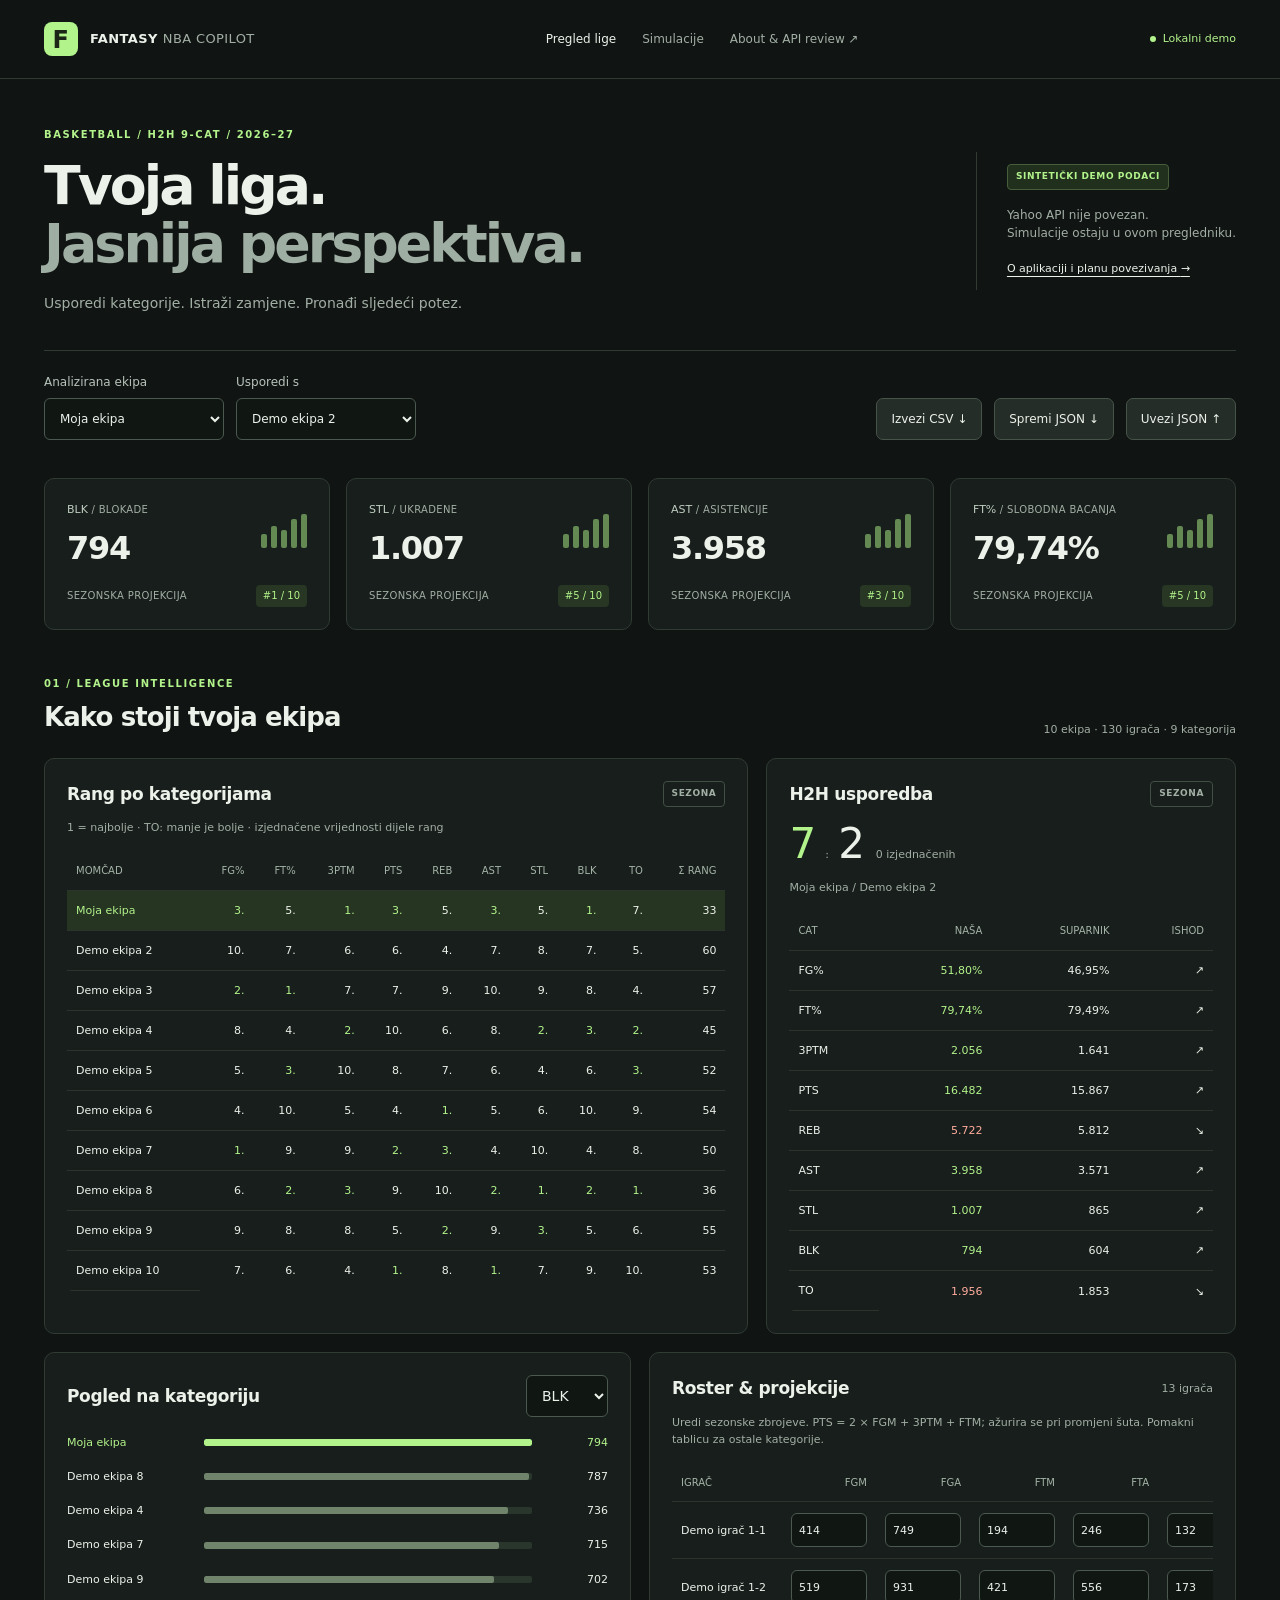
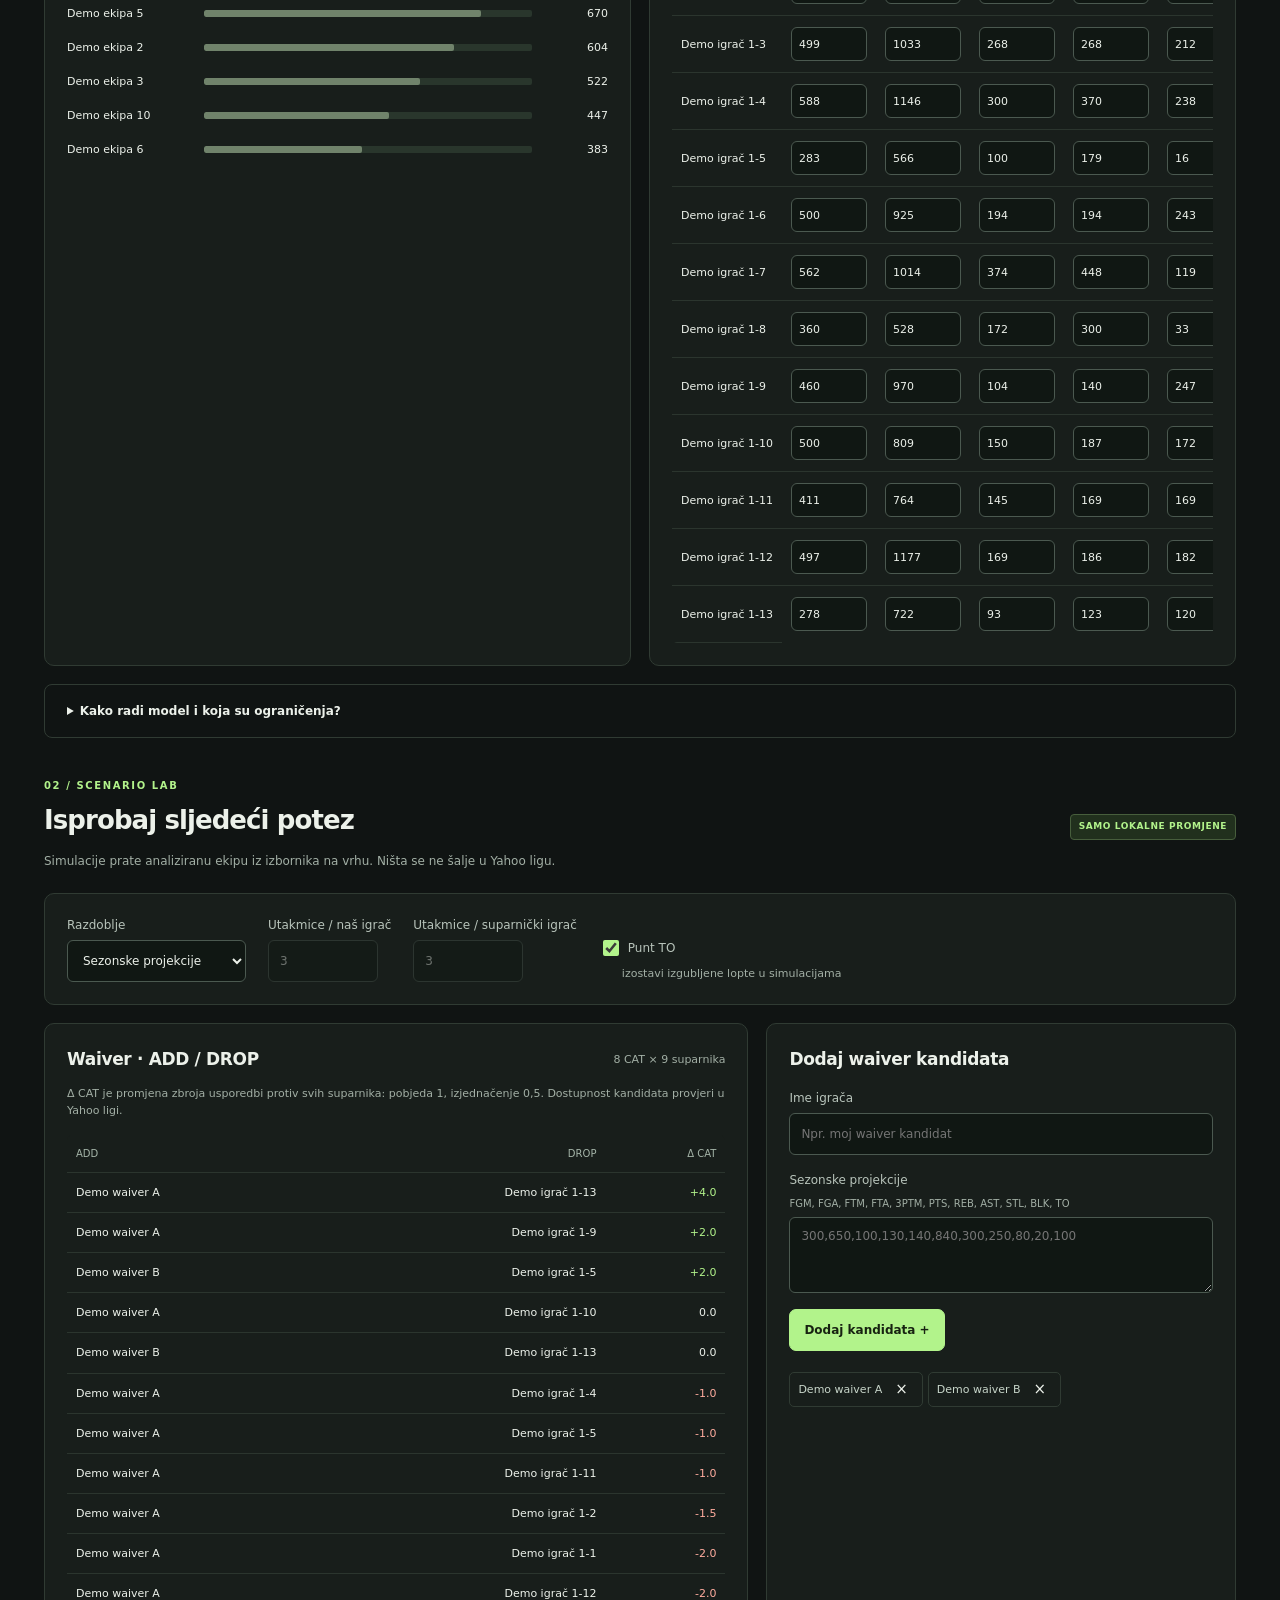
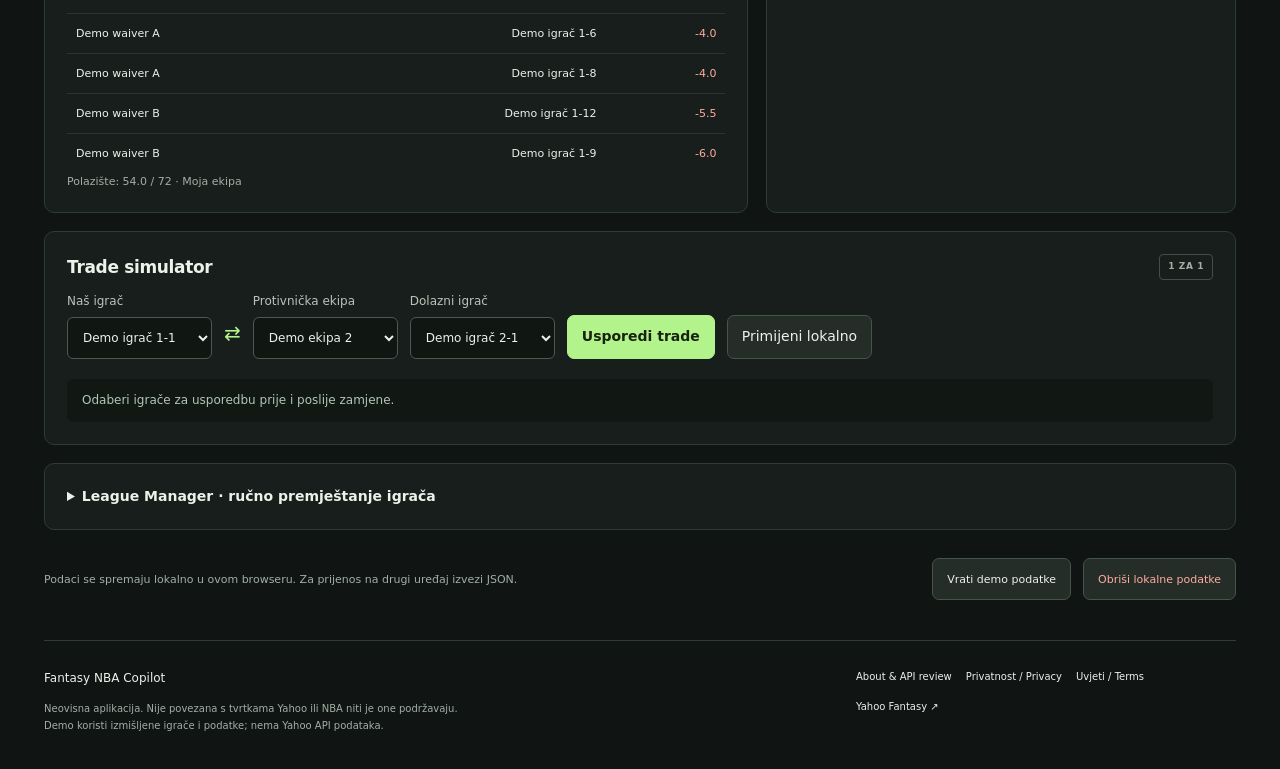
<file: index.html>
<!doctype html>
<html lang="hr">
<head>
  <meta charset="utf-8">
  <meta name="viewport" content="width=device-width, initial-scale=1">
  <meta name="description" content="Fantasy NBA Copilot: privatna analiza H2H 9-cat lige, usporedba momčadi i lokalne waiver i trade simulacije. Demo sa sintetičkim podacima.">
  <meta http-equiv="Content-Security-Policy" content="default-src 'self'; script-src 'self'; style-src 'self'; connect-src 'none'; img-src 'self'; object-src 'none'; base-uri 'none'; form-action 'none'">
  <meta name="referrer" content="no-referrer">
  <title>Fantasy NBA Copilot · League dashboard</title>
  <link rel="icon" href="favicon.svg" type="image/svg+xml">
  <link rel="stylesheet" href="styles.css">
  <script type="module" src="app.js"></script>
</head>
<body>
  <a class="skip" href="#dashboard">Preskoči na sadržaj</a>
  <header class="topbar"><a class="brand" href="index.html"><span class="brandmark" aria-hidden="true">F</span> FANTASY <span class="brandlight">NBA COPILOT</span></a><nav aria-label="Glavna navigacija"><a href="#dashboard" class="active">Pregled lige</a><a href="#advisor">Simulacije</a><a href="review.html" lang="en">About & API review ↗</a></nav><span class="status-dot">Lokalni demo</span></header>
  <main id="dashboard">
    <div class="hero"><div><p class="eyebrow">BASKETBALL / H2H 9-CAT / 2026–27</p><h1>Tvoja liga.<br><span>Jasnija perspektiva.</span></h1><p class="intro">Usporedi kategorije. Istraži zamjene. Pronađi sljedeći potez.</p></div><aside class="hero-aside"><span class="tag" id="dataBadge">SINTETIČKI DEMO PODACI</span><p>Yahoo API nije povezan.<br>Simulacije ostaju u ovom pregledniku.</p><a href="review.html">O aplikaciji i planu povezivanja <span aria-hidden="true">→</span></a></aside></div>
    <div id="storageStatus" class="notice" role="status" hidden></div>
    <div class="contextbar"><div class="toolbar"><label for="team">Analizirana ekipa<select id="team"></select></label><label for="opp">Usporedi s<select id="opp"></select></label></div><div class="toolbar"><button id="export">Izvezi CSV ↓</button><button id="exportState">Spremi JSON ↓</button><label class="button" for="importState">Uvezi JSON ↑<input id="importState" type="file" accept=".json,application/json" class="fileinput"></label></div></div>
    <div id="appStatus" class="statusline" role="status" aria-live="polite"></div>
    <div class="grid" id="kpis"></div>
    <div class="section-heading"><div><p class="eyebrow">01 / LEAGUE INTELLIGENCE</p><h2>Kako stoji tvoja ekipa</h2></div><span class="small" id="leagueSummary"></span></div>
    <div class="layout"><section class="card"><div class="card-heading"><h3>Rang po kategorijama</h3><span class="tag muted-tag">SEZONA</span></div><p class="small">1 = najbolje · TO: manje je bolje · izjednačene vrijednosti dijele rang</p><div class="tablewrap" tabindex="0" aria-label="Rang svih ekipa, pomakni vodoravno za više kategorija"><table id="ranktable"></table></div></section><section class="card"><div class="card-heading"><h3>H2H usporedba</h3><span class="tag muted-tag">SEZONA</span></div><div id="matchup"></div></section></div>
    <div class="layout equal"><section class="card"><div class="card-heading"><h3>Pogled na kategoriju</h3><label for="metric" class="sr-only">Kategorija za grafikon</label><select id="metric"></select></div><div id="bars"></div></section><section class="card"><div class="card-heading"><h3>Roster & projekcije</h3><span id="rosterCount" class="small"></span></div><p class="small">Uredi sezonske zbrojeve. PTS = 2 × FGM + 3PTM + FTM; ažurira se pri promjeni šuta. Pomakni tablicu za ostale kategorije.</p><div class="tablewrap" id="players" tabindex="0" aria-label="Roster i uređivanje projekcija"></div></section></div>
    <details class="method"><summary>Kako radi model i koja su ograničenja?</summary><p>Zbrajaju se sezonske projekcije svih igrača, uključujući klupu. FG% i FT% računaju se iz ukupnih pogođenih i pokušanih šuteva. Bez pokušaja postotak je nedefiniran (—); ta se kategorija ne boduje u usporedbi. Zbroj rangova je opisna mjera, nije stvarni poredak lige.</p><p>Model ne uključuje stvarni raspored, aktivne pozicije, ozljede ni IL. Tjedna procjena u simulacijama dijeli sezonu s 82 i množi brojem utakmica; jednako skaliranje ne mijenja postotke. Rezultati su usporedba zadanih projekcija, nisu vjerojatnost pobjede ili prognoza.</p></details>
    <section id="advisor"><div class="section-heading"><div><p class="eyebrow">02 / SCENARIO LAB</p><h2>Isprobaj sljedeći potez</h2></div><span class="tag">SAMO LOKALNE PROMJENE</span></div><p>Simulacije prate analiziranu ekipu iz izbornika na vrhu. Ništa se ne šalje u Yahoo ligu.</p>
      <div class="card settings"><label for="mode">Razdoblje<select id="mode"><option value="season">Sezonske projekcije</option><option value="week">Gruba tjedna procjena</option></select></label><label for="ourGames">Utakmice / naš igrač<input id="ourGames" type="number" min="0" max="7" step="1" value="3" disabled></label><label for="theirGames">Utakmice / suparnički igrač<input id="theirGames" type="number" min="0" max="7" step="1" value="3" disabled></label><label class="checkbox"><input id="puntTO" type="checkbox" checked> Punt TO <span class="small">izostavi izgubljene lopte u simulacijama</span></label></div>
      <div class="layout"><section class="card"><div class="card-heading"><h3>Waiver · ADD / DROP</h3><span class="small" id="scoreBasis"></span></div><p class="small">Δ CAT je promjena zbroja usporedbi protiv svih suparnika: pobjeda 1, izjednačenje 0,5. Dostupnost kandidata provjeri u Yahoo ligi.</p><div id="waiverResults" class="tablewrap" tabindex="0" aria-label="Waiver usporedbe"></div></section><section class="card"><h3>Dodaj waiver kandidata</h3><form id="candidateForm"><label for="candidateName">Ime igrača<input id="candidateName" maxlength="100" required placeholder="Npr. moj waiver kandidat" autocomplete="off"></label><label for="candidateStats">Sezonske projekcije <span class="small">FGM, FGA, FTM, FTA, 3PTM, PTS, REB, AST, STL, BLK, TO</span><textarea id="candidateStats" rows="3" required placeholder="300,650,100,130,140,840,300,250,80,20,100"></textarea></label><button type="submit" class="primary" id="addCandidate">Dodaj kandidata +</button></form><p class="small" id="advisorStatus" role="status"></p><div id="candidateList"></div></section></div>
      <section class="card"><div class="card-heading"><h3>Trade simulator</h3><span class="tag muted-tag">1 ZA 1</span></div><div class="toolbar"><label for="tradeOut">Naš igrač<select id="tradeOut"></select></label><span class="swap" aria-hidden="true">⇄</span><label for="tradeTeam">Protivnička ekipa<select id="tradeTeam"></select></label><label for="tradeIn">Dolazni igrač<select id="tradeIn"></select></label><button id="tradeCalc" class="primary">Usporedi trade</button><button id="tradeApply">Primijeni lokalno</button></div><p id="tradeResult" role="status" class="result">Odaberi igrače za usporedbu prije i poslije zamjene.</p></section>
      <details class="card"><summary>League Manager · ručno premještanje igrača</summary><p class="small">Za scenarije s više igrača. Lokalni roster može imati drukčiji broj igrača od dopuštenog u stvarnoj ligi.</p><div class="toolbar"><label for="moveFrom">Iz ekipe<select id="moveFrom"></select></label><label for="movePlayer">Igrač<select id="movePlayer"></select></label><label for="moveTo">U ekipu<select id="moveTo"></select></label><button id="moveApply">Premjesti lokalno</button></div><p id="managerStatus" role="status"></p></details>
    </section>
    <div class="bottom-tools"><p class="small">Podaci se spremaju lokalno u ovom browseru. Za prijenos na drugi uređaj izvezi JSON.</p><button id="reset">Vrati demo podatke</button><button id="deleteData" class="danger">Obriši lokalne podatke</button></div>
    <footer><div><a class="footer-brand" href="index.html">Fantasy NBA Copilot</a><p>Neovisna aplikacija. Nije povezana s tvrtkama Yahoo ili NBA niti je one podržavaju.<br>Demo koristi izmišljene igrače i podatke; nema Yahoo API podataka.</p></div><nav aria-label="Dodatne informacije"><a href="review.html">About & API review</a><a href="privacy.html">Privatnost / Privacy</a><a href="terms.html">Uvjeti / Terms</a><a href="https://sports.yahoo.com/fantasy/" target="_blank" rel="noopener noreferrer">Yahoo Fantasy ↗</a></nav></footer>
  </main>
  <noscript><p class="notice">Za interaktivni dashboard uključi JavaScript. <a href="review.html">Opis aplikacije</a> dostupan je bez JavaScripta.</p></noscript>
</body></html>
</file>
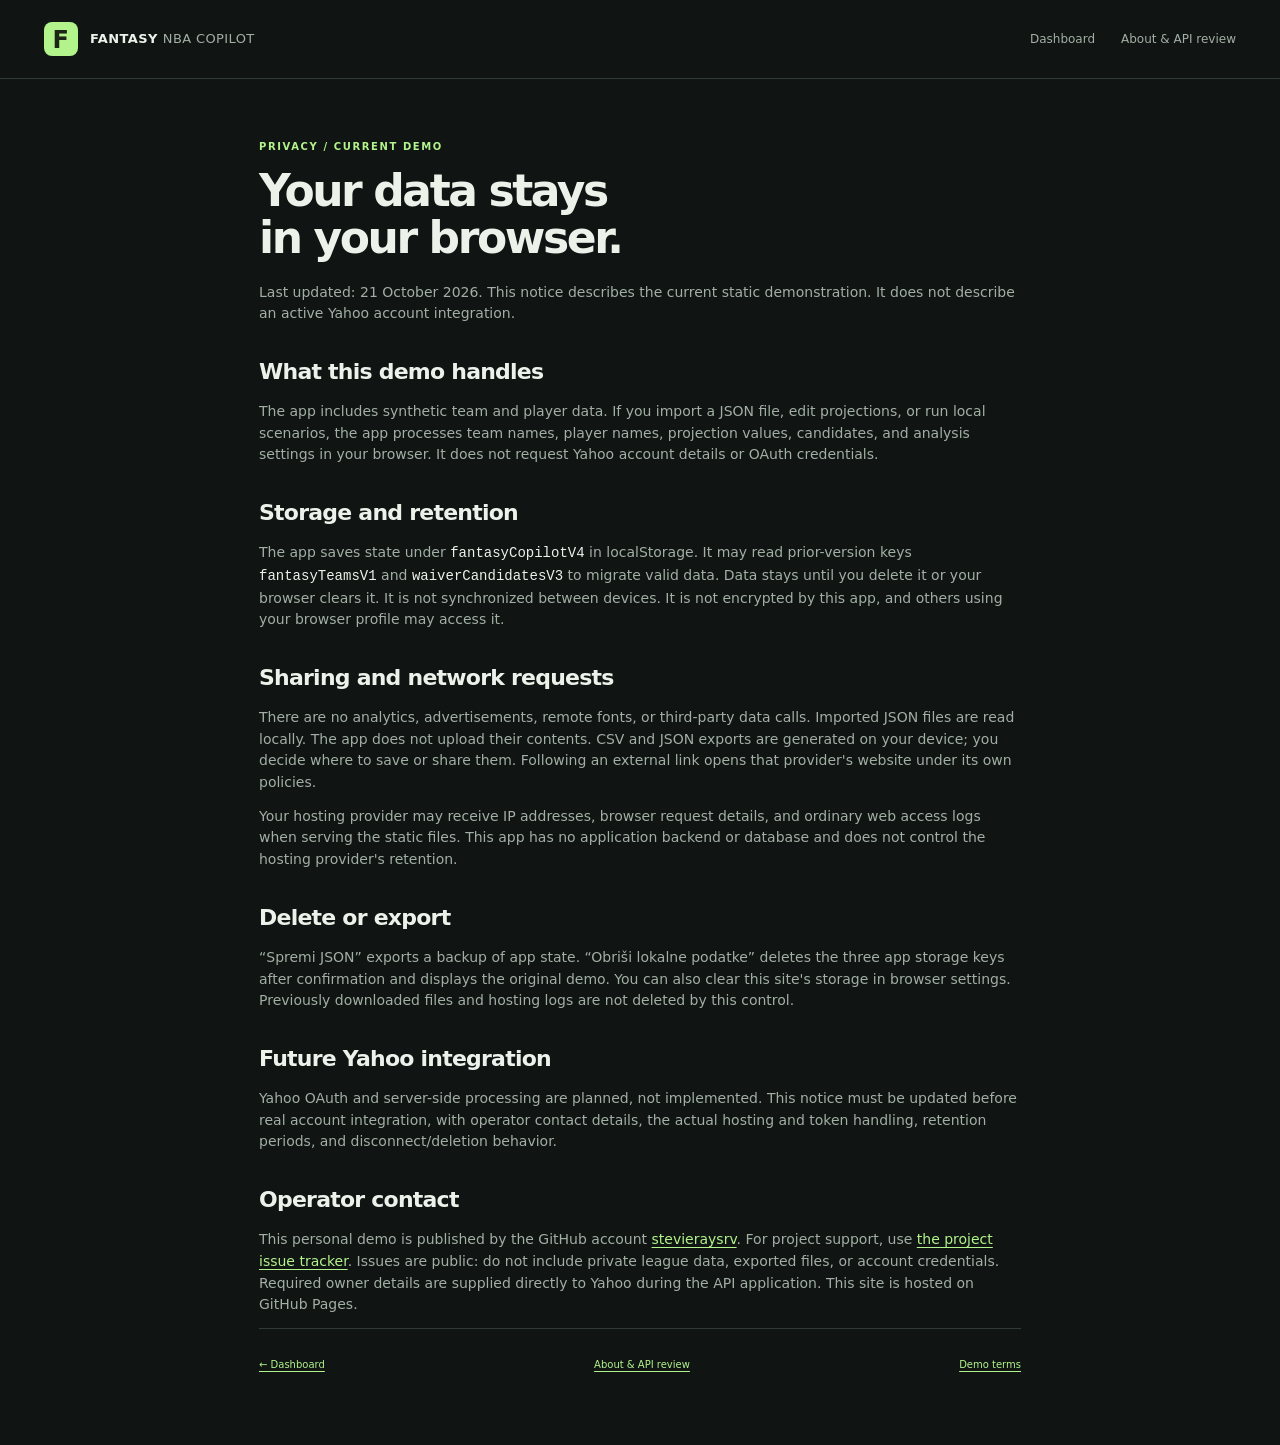
<file: privacy.html>
<!doctype html><html lang="en"><head><meta charset="utf-8"><meta name="viewport" content="width=device-width, initial-scale=1"><meta name="referrer" content="no-referrer"><title>Demo privacy notice · Fantasy NBA Copilot</title><link rel="icon" href="favicon.svg"><link rel="stylesheet" href="styles.css"></head><body><header class="topbar"><a class="brand" href="index.html"><span class="brandmark" aria-hidden="true">F</span> FANTASY <span class="brandlight">NBA COPILOT</span></a><nav aria-label="Navigation"><a href="index.html">Dashboard</a><a href="review.html">About & API review</a></nav></header><main class="prose"><p class="eyebrow">PRIVACY / CURRENT DEMO</p><h1>Your data stays<br>in your browser.</h1><p>Last updated: 21 October 2026. This notice describes the current static demonstration. It does not describe an active Yahoo account integration.</p><h2>What this demo handles</h2><p>The app includes synthetic team and player data. If you import a JSON file, edit projections, or run local scenarios, the app processes team names, player names, projection values, candidates, and analysis settings in your browser. It does not request Yahoo account details or OAuth credentials.</p><h2>Storage and retention</h2><p>The app saves state under <code>fantasyCopilotV4</code> in localStorage. It may read prior-version keys <code>fantasyTeamsV1</code> and <code>waiverCandidatesV3</code> to migrate valid data. Data stays until you delete it or your browser clears it. It is not synchronized between devices. It is not encrypted by this app, and others using your browser profile may access it.</p><h2>Sharing and network requests</h2><p>There are no analytics, advertisements, remote fonts, or third-party data calls. Imported JSON files are read locally. The app does not upload their contents. CSV and JSON exports are generated on your device; you decide where to save or share them. Following an external link opens that provider's website under its own policies.</p><p>Your hosting provider may receive IP addresses, browser request details, and ordinary web access logs when serving the static files. This app has no application backend or database and does not control the hosting provider's retention.</p><h2>Delete or export</h2><p>“Spremi JSON” exports a backup of app state. “Obriši lokalne podatke” deletes the three app storage keys after confirmation and displays the original demo. You can also clear this site's storage in browser settings. Previously downloaded files and hosting logs are not deleted by this control.</p><h2>Future Yahoo integration</h2><p>Yahoo OAuth and server-side processing are planned, not implemented. This notice must be updated before real account integration, with operator contact details, the actual hosting and token handling, retention periods, and disconnect/deletion behavior.</p><h2>Operator contact</h2><p>This personal demo is published by the GitHub account <a href="https://github.com/stevieraysrv">stevieraysrv</a>. For project support, use <a href="https://github.com/stevieraysrv/NBA_Fantasy_Copilot/issues">the project issue tracker</a>. Issues are public: do not include private league data, exported files, or account credentials. Required owner details are supplied directly to Yahoo during the API application. This site is hosted on GitHub Pages.</p><footer><a href="index.html">← Dashboard</a><a href="review.html">About & API review</a><a href="terms.html">Demo terms</a></footer></main></body></html>
</file>
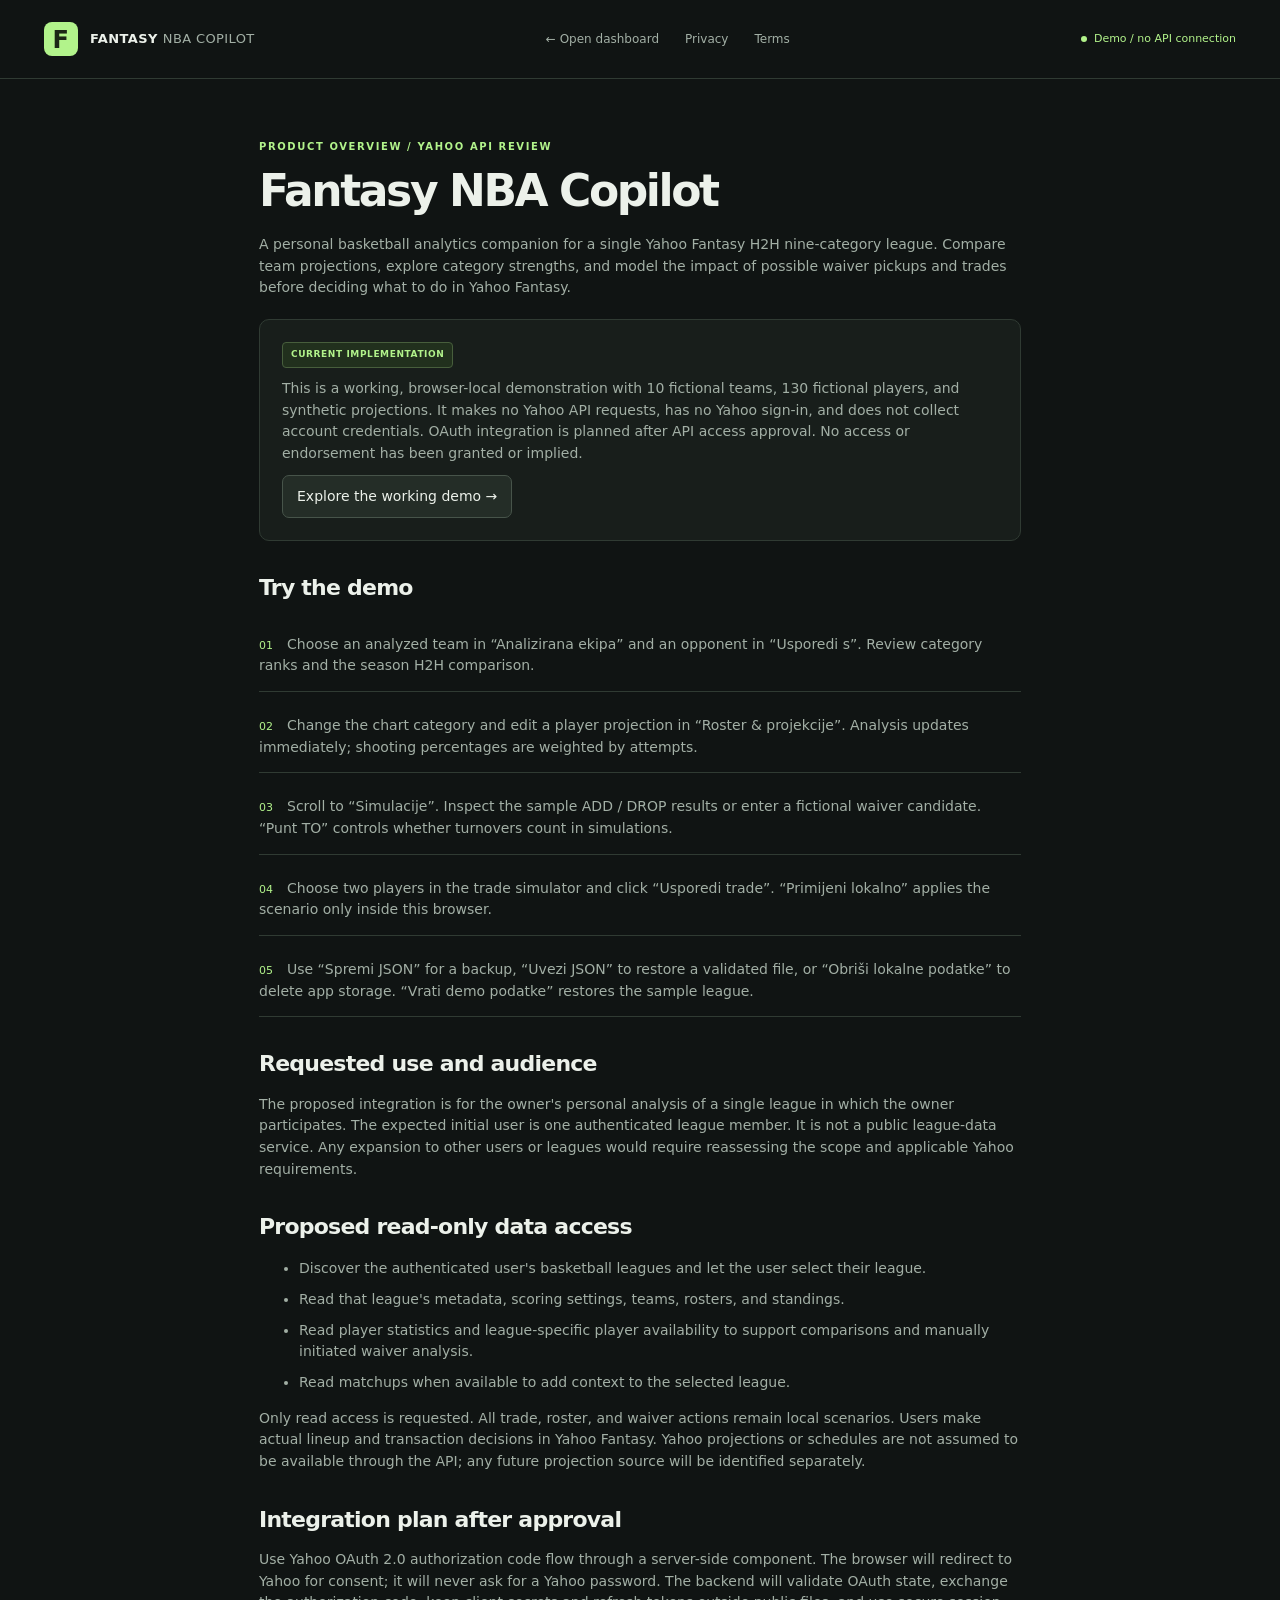
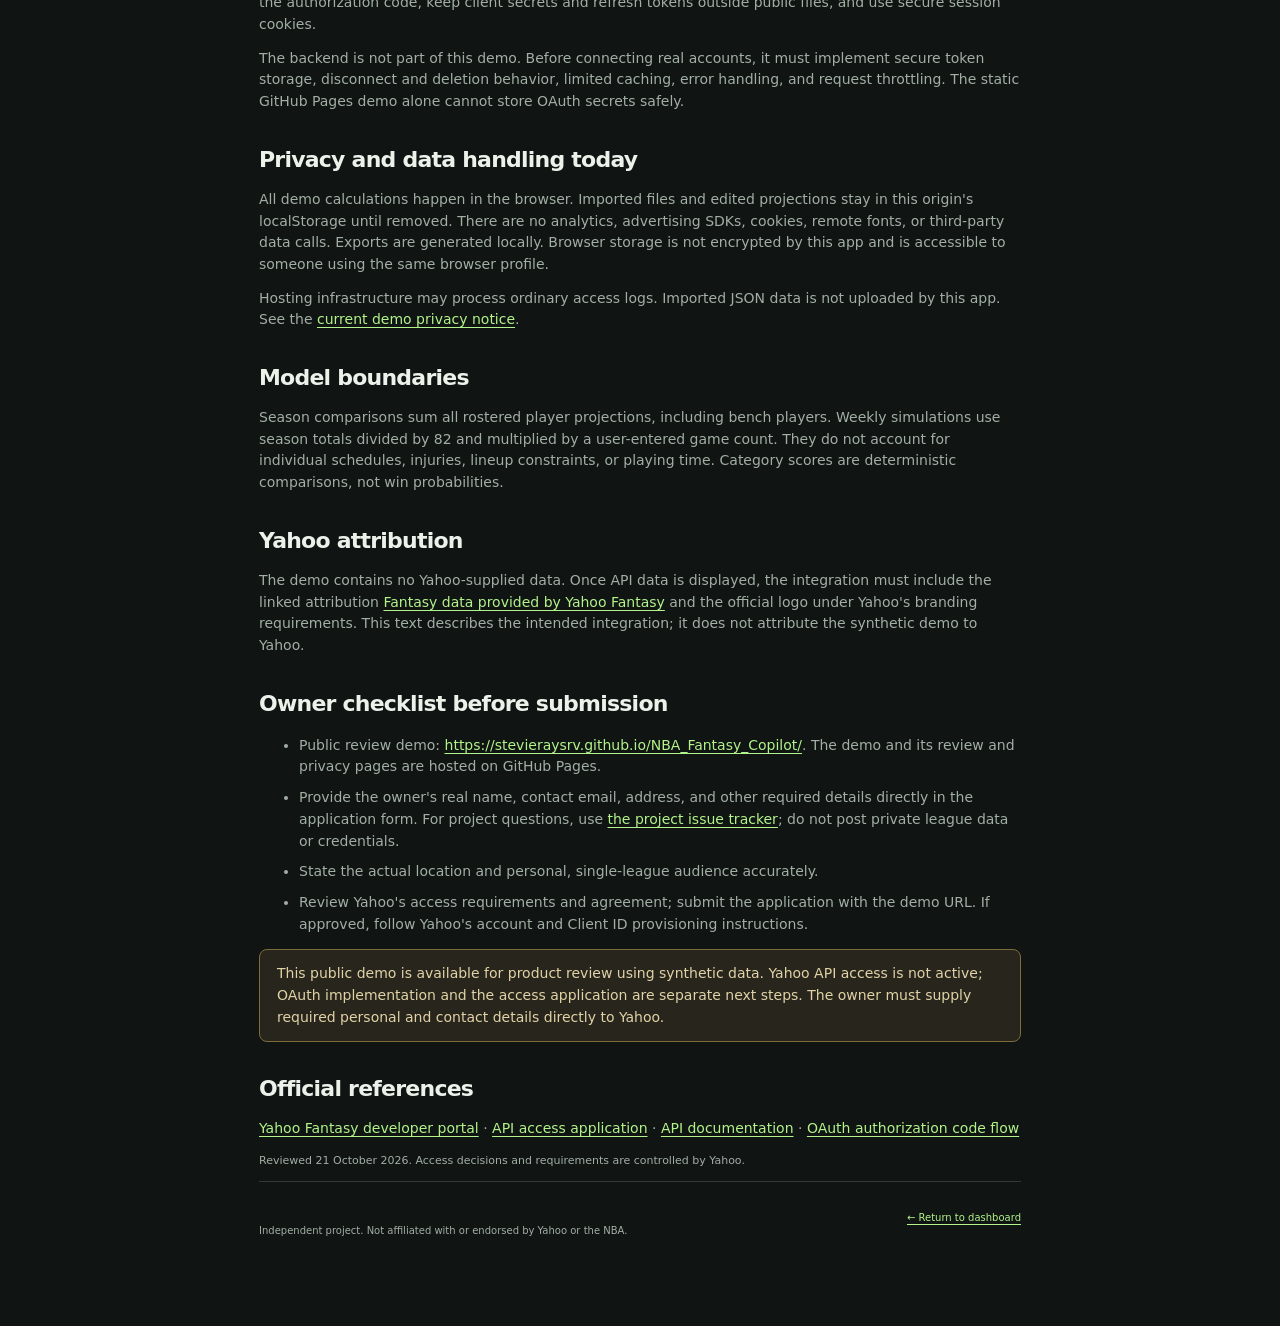
<file: review.html>
<!doctype html><html lang="en"><head><meta charset="utf-8"><meta name="viewport" content="width=device-width, initial-scale=1"><meta name="description" content="Product overview and proposed read-only Yahoo Fantasy Sports API use for Fantasy NBA Copilot."><meta http-equiv="Content-Security-Policy" content="default-src 'self'; script-src 'self'; style-src 'self'; connect-src 'none'; img-src 'self'; object-src 'none'; base-uri 'none'; form-action 'none'"><meta name="referrer" content="no-referrer"><title>About & API review · Fantasy NBA Copilot</title><link rel="icon" href="favicon.svg"><link rel="stylesheet" href="styles.css"></head><body><header class="topbar"><a class="brand" href="index.html"><span class="brandmark" aria-hidden="true">F</span> FANTASY <span class="brandlight">NBA COPILOT</span></a><nav aria-label="Navigation"><a href="index.html">← Open dashboard</a><a href="privacy.html">Privacy</a><a href="terms.html">Terms</a></nav><span class="status-dot">Demo / no API connection</span></header><main class="prose"><p class="eyebrow">PRODUCT OVERVIEW / YAHOO API REVIEW</p><h1>Fantasy NBA Copilot</h1><p>A personal basketball analytics companion for a single Yahoo Fantasy H2H nine-category league. Compare team projections, explore category strengths, and model the impact of possible waiver pickups and trades before deciding what to do in Yahoo Fantasy.</p><div class="card"><span class="tag">CURRENT IMPLEMENTATION</span><p>This is a working, browser-local demonstration with 10 fictional teams, 130 fictional players, and synthetic projections. It makes no Yahoo API requests, has no Yahoo sign-in, and does not collect account credentials. OAuth integration is planned after API access approval. No access or endorsement has been granted or implied.</p><a class="button primary" href="index.html">Explore the working demo →</a></div>
<h2>Try the demo</h2><ol class="steps"><li>Choose an analyzed team in “Analizirana ekipa” and an opponent in “Usporedi s”. Review category ranks and the season H2H comparison.</li><li>Change the chart category and edit a player projection in “Roster & projekcije”. Analysis updates immediately; shooting percentages are weighted by attempts.</li><li>Scroll to “Simulacije”. Inspect the sample ADD / DROP results or enter a fictional waiver candidate. “Punt TO” controls whether turnovers count in simulations.</li><li>Choose two players in the trade simulator and click “Usporedi trade”. “Primijeni lokalno” applies the scenario only inside this browser.</li><li>Use “Spremi JSON” for a backup, “Uvezi JSON” to restore a validated file, or “Obriši lokalne podatke” to delete app storage. “Vrati demo podatke” restores the sample league.</li></ol>
<h2>Requested use and audience</h2><p>The proposed integration is for the owner's personal analysis of a single league in which the owner participates. The expected initial user is one authenticated league member. It is not a public league-data service. Any expansion to other users or leagues would require reassessing the scope and applicable Yahoo requirements.</p>
<h2>Proposed read-only data access</h2><ul><li>Discover the authenticated user's basketball leagues and let the user select their league.</li><li>Read that league's metadata, scoring settings, teams, rosters, and standings.</li><li>Read player statistics and league-specific player availability to support comparisons and manually initiated waiver analysis.</li><li>Read matchups when available to add context to the selected league.</li></ul><p>Only read access is requested. All trade, roster, and waiver actions remain local scenarios. Users make actual lineup and transaction decisions in Yahoo Fantasy. Yahoo projections or schedules are not assumed to be available through the API; any future projection source will be identified separately.</p>
<h2>Integration plan after approval</h2><p>Use Yahoo OAuth 2.0 authorization code flow through a server-side component. The browser will redirect to Yahoo for consent; it will never ask for a Yahoo password. The backend will validate OAuth state, exchange the authorization code, keep client secrets and refresh tokens outside public files, and use secure session cookies.</p><p>The backend is not part of this demo. Before connecting real accounts, it must implement secure token storage, disconnect and deletion behavior, limited caching, error handling, and request throttling. The static GitHub Pages demo alone cannot store OAuth secrets safely.</p>
<h2>Privacy and data handling today</h2><p>All demo calculations happen in the browser. Imported files and edited projections stay in this origin's localStorage until removed. There are no analytics, advertising SDKs, cookies, remote fonts, or third-party data calls. Exports are generated locally. Browser storage is not encrypted by this app and is accessible to someone using the same browser profile.</p><p>Hosting infrastructure may process ordinary access logs. Imported JSON data is not uploaded by this app. See the <a href="privacy.html">current demo privacy notice</a>.</p>
<h2>Model boundaries</h2><p>Season comparisons sum all rostered player projections, including bench players. Weekly simulations use season totals divided by 82 and multiplied by a user-entered game count. They do not account for individual schedules, injuries, lineup constraints, or playing time. Category scores are deterministic comparisons, not win probabilities.</p>
<h2>Yahoo attribution</h2><p>The demo contains no Yahoo-supplied data. Once API data is displayed, the integration must include the linked attribution <a href="https://sports.yahoo.com/fantasy/" target="_blank" rel="noopener noreferrer">Fantasy data provided by Yahoo Fantasy</a> and the official logo under Yahoo's branding requirements. This text describes the intended integration; it does not attribute the synthetic demo to Yahoo.</p>
<h2>Owner checklist before submission</h2><ul><li>Public review demo: <a href="https://stevieraysrv.github.io/NBA_Fantasy_Copilot/">https://stevieraysrv.github.io/NBA_Fantasy_Copilot/</a>. The demo and its review and privacy pages are hosted on GitHub Pages.</li><li>Provide the owner's real name, contact email, address, and other required details directly in the application form. For project questions, use <a href="https://github.com/stevieraysrv/NBA_Fantasy_Copilot/issues">the project issue tracker</a>; do not post private league data or credentials.</li><li>State the actual location and personal, single-league audience accurately.</li><li>Review Yahoo's access requirements and agreement; submit the application with the demo URL. If approved, follow Yahoo's account and Client ID provisioning instructions.</li></ul><p class="notice">This public demo is available for product review using synthetic data. Yahoo API access is not active; OAuth implementation and the access application are separate next steps. The owner must supply required personal and contact details directly to Yahoo.</p>
<h2>Official references</h2><p><a href="https://sports.yahoo.com/developer/" target="_blank" rel="noopener noreferrer">Yahoo Fantasy developer portal</a> · <a href="https://sports.yahoo.com/developer/access/" target="_blank" rel="noopener noreferrer">API access application</a> · <a href="https://sports.yahoo.com/developer/docs/" target="_blank" rel="noopener noreferrer">API documentation</a> · <a href="https://developer.yahoo.com/oauth2/guide/flows_authcode/" target="_blank" rel="noopener noreferrer">OAuth authorization code flow</a></p><p class="small">Reviewed 21 October 2026. Access decisions and requirements are controlled by Yahoo.</p><footer><p>Independent project. Not affiliated with or endorsed by Yahoo or the NBA.</p><a href="index.html">← Return to dashboard</a></footer></main></body></html>
</file>
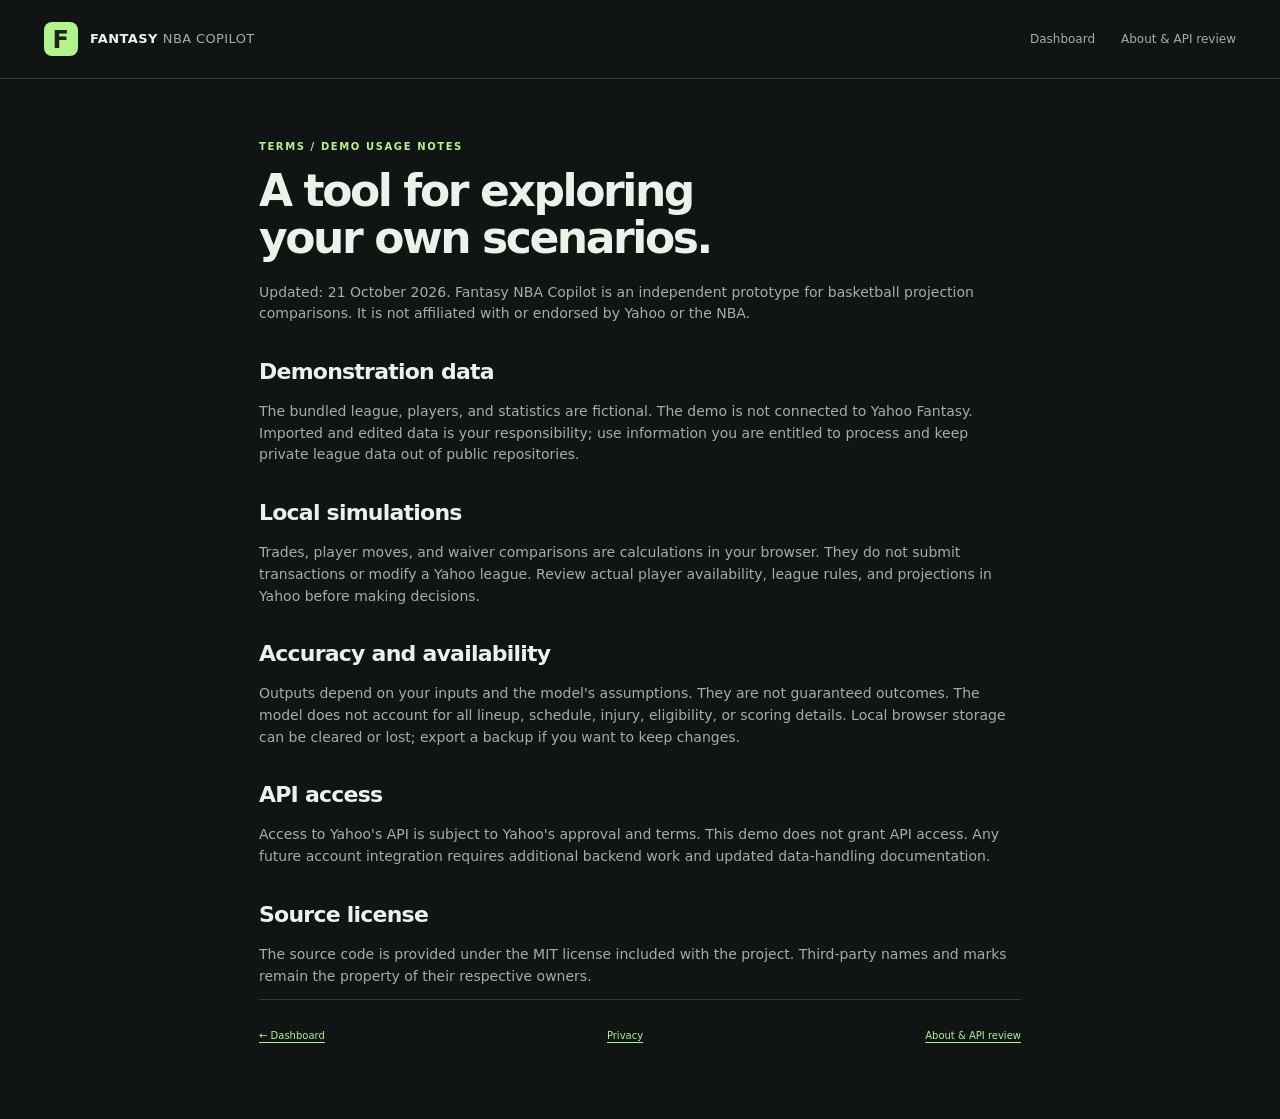
<file: terms.html>
<!doctype html><html lang="en"><head><meta charset="utf-8"><meta name="viewport" content="width=device-width, initial-scale=1"><meta name="referrer" content="no-referrer"><title>Demo usage notes · Fantasy NBA Copilot</title><link rel="icon" href="favicon.svg"><link rel="stylesheet" href="styles.css"></head><body><header class="topbar"><a class="brand" href="index.html"><span class="brandmark" aria-hidden="true">F</span> FANTASY <span class="brandlight">NBA COPILOT</span></a><nav aria-label="Navigation"><a href="index.html">Dashboard</a><a href="review.html">About & API review</a></nav></header><main class="prose"><p class="eyebrow">TERMS / DEMO USAGE NOTES</p><h1>A tool for exploring<br>your own scenarios.</h1><p>Updated: 21 October 2026. Fantasy NBA Copilot is an independent prototype for basketball projection comparisons. It is not affiliated with or endorsed by Yahoo or the NBA.</p><h2>Demonstration data</h2><p>The bundled league, players, and statistics are fictional. The demo is not connected to Yahoo Fantasy. Imported and edited data is your responsibility; use information you are entitled to process and keep private league data out of public repositories.</p><h2>Local simulations</h2><p>Trades, player moves, and waiver comparisons are calculations in your browser. They do not submit transactions or modify a Yahoo league. Review actual player availability, league rules, and projections in Yahoo before making decisions.</p><h2>Accuracy and availability</h2><p>Outputs depend on your inputs and the model's assumptions. They are not guaranteed outcomes. The model does not account for all lineup, schedule, injury, eligibility, or scoring details. Local browser storage can be cleared or lost; export a backup if you want to keep changes.</p><h2>API access</h2><p>Access to Yahoo's API is subject to Yahoo's approval and terms. This demo does not grant API access. Any future account integration requires additional backend work and updated data-handling documentation.</p><h2>Source license</h2><p>The source code is provided under the MIT license included with the project. Third-party names and marks remain the property of their respective owners.</p><footer><a href="index.html">← Dashboard</a><a href="privacy.html">Privacy</a><a href="review.html">About & API review</a></footer></main></body></html>
</file>
<file: styles.css>
:root{color-scheme:dark;--bg:#101413;--panel:#181e1b;--line:#303b33;--text:#ecf1ea;--muted:#a2afa5;--accent:#b2f38b;--bad:#ffac9e;--good:#b2f38b;font:14px/1.55 Inter,Segoe UI,system-ui,sans-serif}*{box-sizing:border-box}html{scroll-behavior:smooth;scroll-padding-top:30px}body{margin:0;background:var(--bg);color:var(--text)}a{color:inherit;text-decoration:none}a:hover{color:var(--accent)}button,input,textarea,select{font:inherit}button,.button{cursor:pointer;color:var(--text);background:#242d27;border:1px solid #47544a;border-radius:7px;padding:10px 14px;display:inline-flex;align-items:center;justify-content:center;gap:8px;min-height:42px}button:hover,.button:hover{border-color:var(--accent);color:var(--accent)}button:disabled{opacity:.45;cursor:not-allowed}button.primary{color:#172211;background:var(--accent);border-color:var(--accent);font-weight:650}button.danger{color:var(--bad)}input,select,textarea{color:var(--text);background:#101713;border:1px solid #4b5950;border-radius:6px;padding:9px 11px;max-width:100%;min-height:42px}input:disabled{opacity:.4}textarea{resize:vertical;width:100%}select{cursor:pointer}label{display:flex;flex-direction:column;gap:6px;font-size:12px;color:#b8c4bb}label.button{color:var(--text);font-size:14px;flex-direction:row}.fileinput{position:absolute;width:1px;height:1px;opacity:0}.button:focus-within{outline:2px solid var(--accent);outline-offset:4px}:focus-visible{outline:2px solid var(--accent);outline-offset:4px}h1,h2,h3,p{margin:0}p{color:var(--muted)}h1{font-size:clamp(38px,4.2vw,60px);line-height:1.08;letter-spacing:-.055em;font-weight:650}h1 span{color:#9eaea2}h2{font-size:26px;font-weight:600;letter-spacing:-.035em}h3{font-size:17px;font-weight:600;letter-spacing:-.02em}.topbar{max-width:1440px;padding:22px 44px;display:flex;justify-content:space-between;align-items:center;gap:25px;margin:auto;border-bottom:1px solid var(--line)}.brand{font-size:13px;letter-spacing:.03em;display:flex;gap:5px;align-items:center;font-weight:800;white-space:nowrap}.brandlight{font-weight:400;color:var(--muted)}.brandmark{display:inline-grid;place-items:center;background:var(--accent);color:#1b2616;font-size:24px;border-radius:8px;width:34px;height:34px;margin-right:7px;font-weight:850}.topbar nav{display:flex;align-items:center;gap:26px;font-size:12px;color:var(--muted)}.topbar nav .active{color:var(--text)}.status-dot{font-size:11px;color:var(--accent);white-space:nowrap}.status-dot:before{content:'';display:inline-block;width:6px;height:6px;background:var(--accent);border-radius:50%;margin-right:7px}main{max-width:1440px;margin:auto;padding:0 44px}.hero{display:flex;justify-content:space-between;align-items:center;gap:30px;padding:48px 0 36px}.eyebrow{font-size:10px;letter-spacing:.16em;font-weight:650;color:var(--accent);margin-bottom:14px}.intro{font-size:14px;margin-top:20px}.hero-aside{border-left:1px solid var(--line);padding:12px 0 12px 30px;max-width:320px;font-size:12px}.hero-aside p{margin:16px 0}.hero-aside a{font-size:11px;text-decoration:underline;text-underline-offset:4px}.tag{display:inline-block;border:1px solid #475e3c;background:#21301d;color:var(--accent);padding:5px 8px;border-radius:4px;font-size:9px;letter-spacing:.065em;font-weight:600;white-space:nowrap}.muted-tag{border-color:#414f45;background:transparent;color:var(--muted)}.contextbar{border-top:1px solid var(--line);padding:22px 0 12px;display:flex;justify-content:space-between;gap:20px;align-items:flex-end}.toolbar{display:flex;flex-wrap:wrap;align-items:flex-end;gap:12px}.toolbar select{min-width:145px}.contextbar select{min-width:180px}.contextbar .button,.contextbar button{font-size:12px}.statusline{font-size:12px;min-height:26px;color:var(--accent);padding-bottom:8px}.notice{border:1px solid #806b3b;padding:13px 17px;border-radius:8px;background:#28261c;color:#e1d2a7;margin:12px 0}.grid{display:grid;grid-template-columns:repeat(4,minmax(0,1fr));gap:16px}.card{background:var(--panel);border:1px solid var(--line);border-radius:10px;padding:22px;margin-bottom:18px;min-width:0}.kpi{position:relative;overflow:hidden}.kpi .small{font-size:10px;letter-spacing:.035em}.kpi-name{color:#c0cec2;font-size:11px;margin-bottom:11px}.stat{font-size:32px;letter-spacing:-.04em;line-height:1.2;font-weight:550}.kpi-meta{display:flex;justify-content:space-between;align-items:center;margin-top:18px;gap:8px}.rank-tag{font-size:10px;color:var(--accent);background:#273723;border-radius:4px;padding:3px 7px}.mini-bars{position:absolute;right:22px;top:35px;display:flex;align-items:flex-end;height:34px;gap:4px;opacity:.5}.mini-bars i{background:var(--accent);width:6px;border-radius:2px}.mini-bars i:nth-child(1){height:14px}.mini-bars i:nth-child(2){height:22px}.mini-bars i:nth-child(3){height:18px}.mini-bars i:nth-child(4){height:29px}.mini-bars i:nth-child(5){height:34px}.section-heading{display:flex;justify-content:space-between;align-items:flex-end;gap:16px;margin:28px 0 20px}.section-heading .eyebrow{margin-bottom:6px}.small{font-size:11px;color:var(--muted)}.layout{display:grid;grid-template-columns:minmax(0,1.5fr) minmax(0,1fr);gap:18px}.layout.equal{grid-template-columns:repeat(2,minmax(0,1fr))}.card-heading{display:flex;justify-content:space-between;align-items:center;gap:10px;margin-bottom:12px}.card>.small{margin-bottom:16px}.tablewrap{overflow:auto;max-width:100%;border-radius:5px}table{border-collapse:collapse;width:100%;white-space:nowrap;font-size:11px;font-variant-numeric:tabular-nums}th,td{border-bottom:1px solid #2b352e;padding:11px 9px;text-align:right}th{font-weight:500;color:#a4b4a8;font-size:10px;background:var(--panel)}td:first-child,th:first-child{text-align:left}tbody tr:last-child td{border-bottom:0}tr.me{background:#263422}tr.me td:first-child{color:var(--accent)}tbody tr:hover{background:#222d25}.win{color:var(--good)}.lose{color:var(--bad)}.match-score{display:flex;align-items:baseline;gap:13px;margin:10px 0}.match-score strong{font-size:42px;line-height:1.2;font-weight:500;letter-spacing:-.05em}.match-score small{color:var(--muted);font-size:11px}.match-teams{margin:8px 0 16px;font-size:11px}.barrow{display:grid;grid-template-columns:125px minmax(0,1fr) 64px;gap:12px;align-items:center;margin:17px 0;font-size:11px}.barrow b{font-size:11px;text-align:right;font-weight:500}.track{height:7px;border-radius:2px;overflow:hidden;background:#29362c}.fill{height:100%;background:#70836b;border-radius:2px}.barrow.me .fill{background:var(--accent)}.barrow.me{color:var(--accent)}.playerinput{width:76px;font-size:11px;padding:7px;min-height:34px}.method{border:1px solid var(--line);padding:17px 22px;border-radius:8px;margin:0 0 40px;font-size:12px}.method p{margin-top:14px;max-width:900px}summary{cursor:pointer;font-weight:550}#advisor>p{margin:-8px 0 22px;font-size:12px}.settings{display:flex;flex-wrap:wrap;gap:22px;align-items:end}.settings input[type=number]{width:110px}.checkbox{flex-direction:row;align-items:center;flex-wrap:wrap;font-size:12px;max-width:260px}.checkbox input{accent-color:var(--accent);min-height:auto;width:16px;height:16px}.checkbox .small{padding-left:23px}form label{margin:16px 0}form label .small{font-size:10px}form button{font-size:12px}.pill{display:inline-flex;align-items:center;gap:7px;border:1px solid var(--line);border-radius:5px;padding:4px 8px;margin:5px 5px 0 0;font-size:11px;color:#c7d5c9}.pill button{padding:1px 6px;min-height:24px;border:0;background:transparent;font-size:15px}.result{font-size:12px;margin-top:20px;padding:12px 15px;border-radius:6px;background:#111813;color:#b2c5b6}.swap{padding-bottom:10px;color:var(--accent);font-size:20px}.bottom-tools{display:flex;align-items:center;gap:12px;margin:28px 0 40px;flex-wrap:wrap}.bottom-tools p{flex:1;min-width:220px}.bottom-tools button{font-size:11px}footer{display:flex;justify-content:space-between;gap:30px;border-top:1px solid var(--line);padding:28px 0 35px;font-size:10px}footer p{margin-top:12px;line-height:1.7}.footer-brand{font-size:12px}footer nav{display:flex;gap:14px;flex-wrap:wrap;align-content:flex-start;max-width:380px}.skip{position:absolute;top:-100px;left:20px;background:var(--accent);color:#10200c;padding:12px;z-index:10}.skip:focus{top:10px}.sr-only{position:absolute;clip:rect(0,0,0,0);width:1px;height:1px;overflow:hidden}.prose{max-width:850px;padding-top:48px;padding-bottom:40px}.prose h1{font-size:44px;margin-bottom:20px}.prose h2{font-size:22px;margin:30px 0 12px}.prose h3{margin:22px 0 10px}.prose p{margin:12px 0}.prose li{margin:9px 0;color:var(--muted)}.prose a:not(.button){color:var(--accent);text-decoration:underline;text-underline-offset:3px}.prose .card{margin-top:20px}.prose .card p{margin:10px 0}.prose code{color:var(--text);overflow-wrap:anywhere}.prose .steps{counter-reset:steps;padding:0;list-style:none}.prose .steps li{padding:14px 0;border-bottom:1px solid var(--line)}.prose .steps li:before{counter-increment:steps;content:'0' counter(steps);color:var(--accent);margin-right:14px;font-size:11px}.copy-block{white-space:pre-wrap;color:#c3d0c5;font-size:12px;line-height:1.8}.empty{padding:20px 0;color:var(--muted);font-size:12px}
tbody th{background:transparent;color:inherit;font-size:11px;font-weight:500}tr.me th{color:var(--accent)}
@media(min-width:1500px){.hero{padding-top:55px;padding-bottom:45px}}
@media(max-width:1100px){main{padding:0 24px}.topbar{padding:20px 24px}.topbar nav{gap:16px}.layout{grid-template-columns:minmax(0,1.2fr) minmax(0,1fr)}.contextbar{flex-wrap:wrap}.mini-bars{display:none}.stat{font-size:28px}.card{padding:18px}.barrow{grid-template-columns:100px minmax(0,1fr) 60px}}
@media(max-width:850px){.topbar{flex-wrap:wrap;gap:15px}.topbar nav{order:3;width:100%;justify-content:space-between;border-top:1px solid var(--line);padding-top:14px}.hero{padding:34px 0}.hero-aside{max-width:245px;padding-left:20px}.layout,.layout.equal{grid-template-columns:1fr}.grid{gap:10px}.card{margin-bottom:14px}.kpi-meta{flex-wrap:wrap}.section-heading h2{font-size:23px}footer{flex-direction:column;gap:20px}}
@media(max-width:560px){main{padding:0 16px}.topbar{padding:16px}.brand{font-size:10px}.brandmark{width:29px;height:29px;font-size:21px}.status-dot{font-size:10px}.topbar nav{font-size:11px;gap:8px}.hero{display:block}.hero-aside{border-left:0;border-top:1px solid var(--line);padding:22px 0 0;margin-top:26px;max-width:none}.hero-aside p{display:inline-block;margin:0 0 12px 12px;vertical-align:middle;font-size:10px}.hero-aside>a{display:block}.grid{grid-template-columns:repeat(2,minmax(0,1fr))}.contextbar{padding-top:18px;gap:15px}.contextbar>.toolbar{width:100%}.contextbar label:not(.button){flex:1;min-width:0}.contextbar select{min-width:0;width:100%}.contextbar .toolbar:last-child{gap:7px}.contextbar button,.contextbar .button{padding:8px 10px;font-size:11px}.section-heading{align-items:flex-start;flex-direction:column;gap:8px}.toolbar label{max-width:100%;flex:1;min-width:130px}.toolbar select{width:100%;min-width:0}.barrow{grid-template-columns:105px minmax(0,1fr) 65px}.card-heading select{max-width:115px}.settings{gap:15px}.settings>label:first-child{width:100%}.settings input[type=number]{width:100%}.settings>label{max-width:calc(50% - 10px)}.settings>label:first-child,.settings>.checkbox{max-width:none}.swap{display:none}.prose{padding-top:32px}.prose h1{font-size:36px}.bottom-tools{margin-bottom:28px}.bottom-tools p{flex-basis:100%}.hero .eyebrow{font-size:9px}}
@media(prefers-reduced-motion:reduce){html{scroll-behavior:auto}}
</file>
